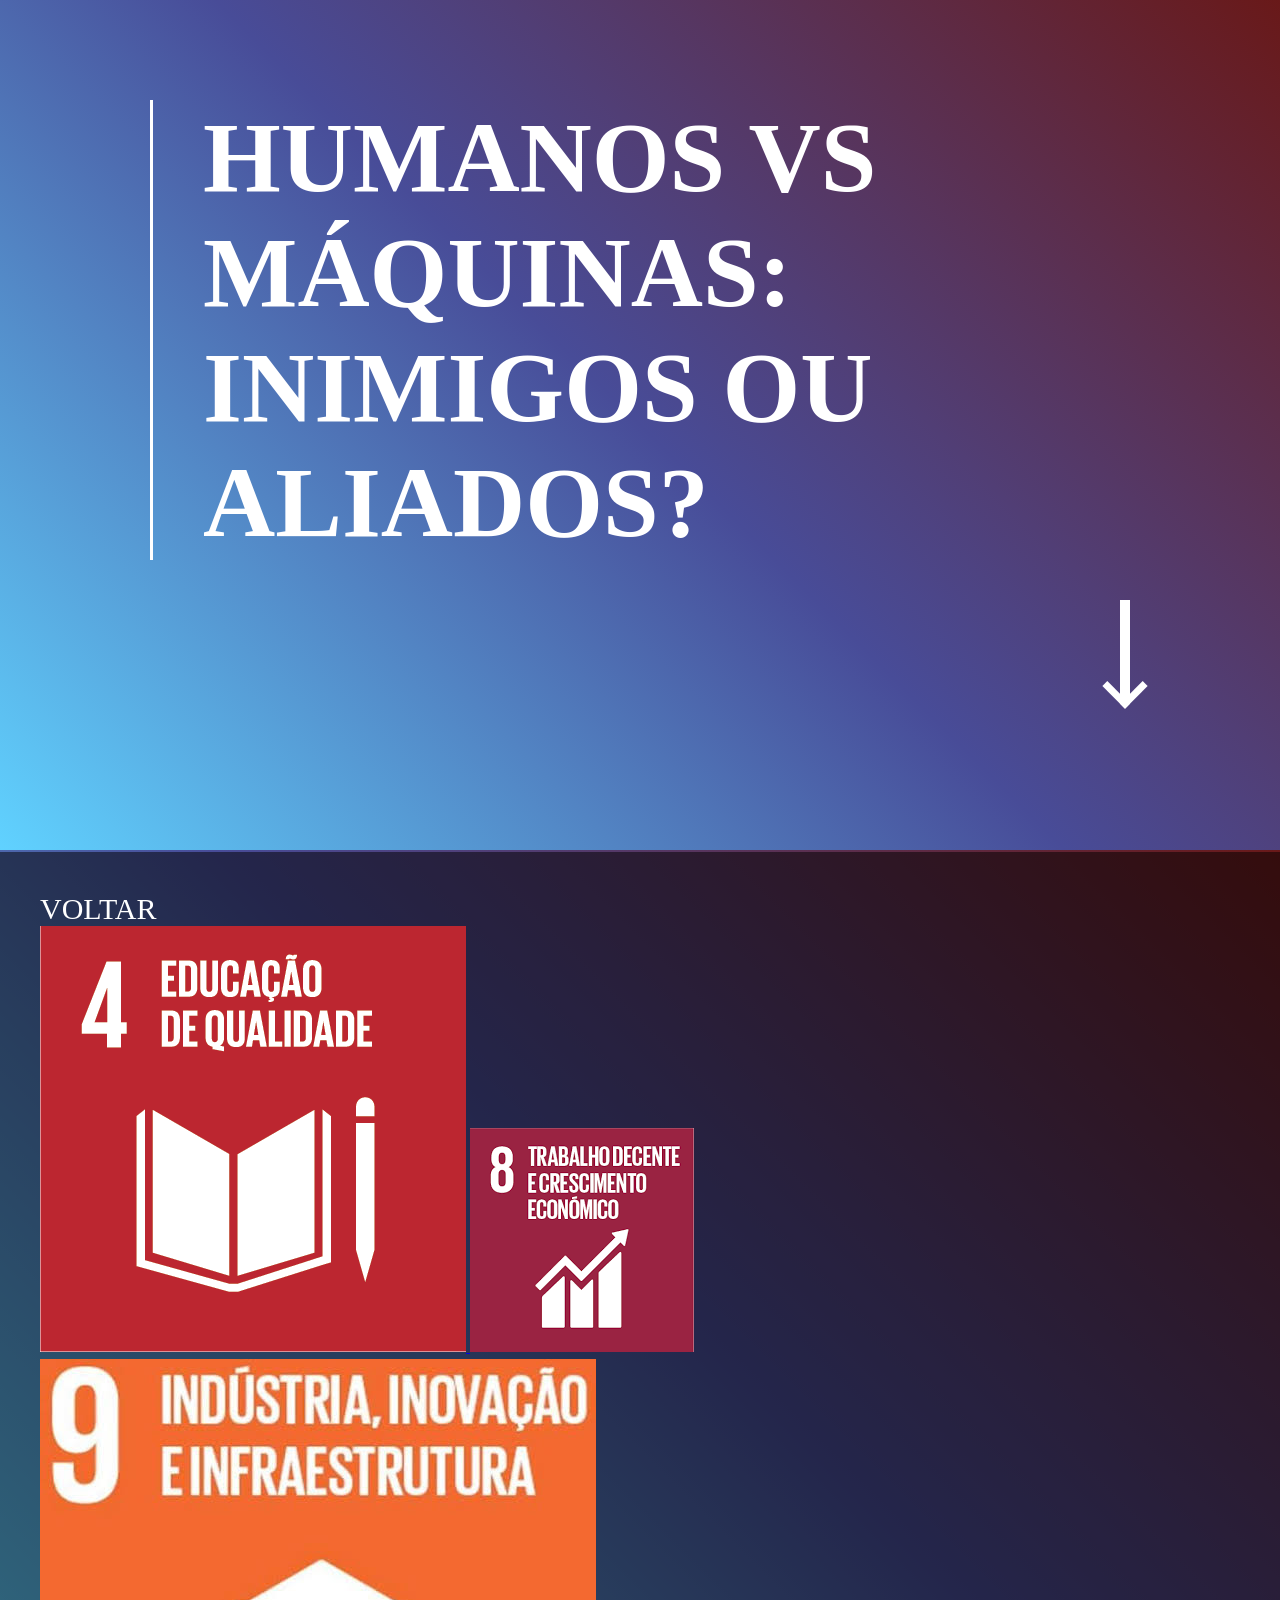
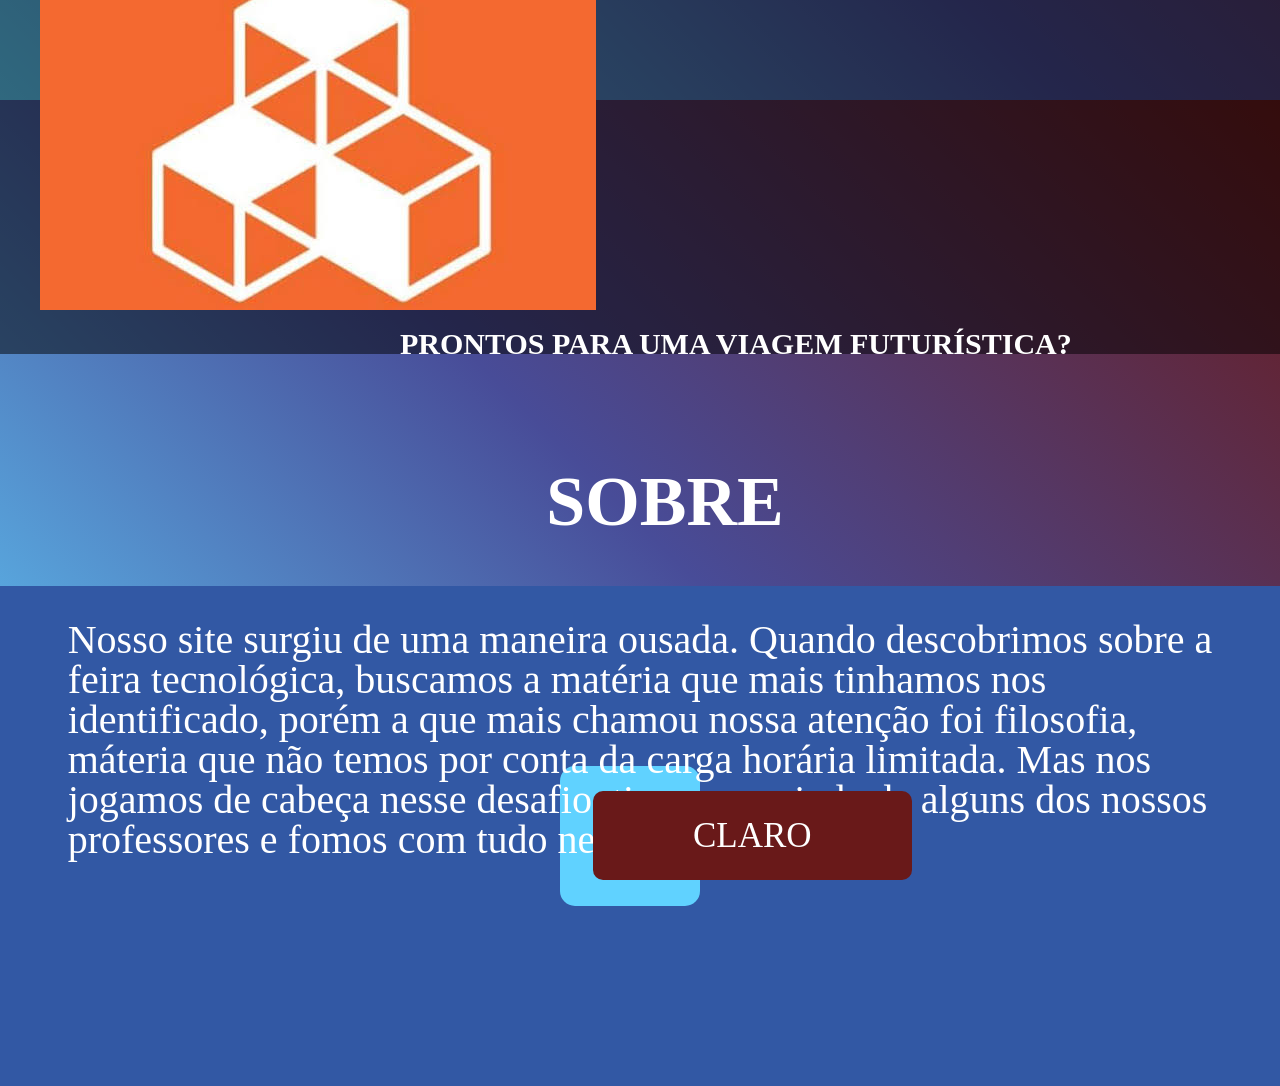
<file: index.html>
<!DOCTYPE html>
<html lang="en">
<head>
    <meta charset="UTF-8">
    <meta name="viewport" content="width=device-width, initial-scale=1.0">
    <link rel="stylesheet" href="style.css">
    <title>pag1</title>
</head>
<body>

    <section class="paginicial" id="paginicial">
        <div class="container">
        <h1>HUMANOS VS <br> MÁQUINAS: <br> INIMIGOS OU <br> ALIADOS?</h1> 
        <a href="#sobre" class="botao-seta" aria-label="Rolar para baixo"></a>
        </div>
    </section>

    <section class="sobre" id="sobre">
        <div class="sobre">
            <header class="headersob">
                <a class="avoltar" href="index.html">VOLTAR
            <div class="container-botao">
                <a class="botao-foto" href="ods4.html">
                <img src="img/ods4.png" alt="Descrição da foto">
                </a>
                <a class="botao-foto" href="ods8.html">
                <img src="img/ods8.png" alt="Descrição da foto">
                </a>
                <a class="botao-foto" href="ods9.html">
                <img src="img/ods9.jpg" alt="Descrição da foto">
                </a>
            </div>
            </header>
            <h1 class="h1so">SOBRE</h1>
            <p>Nosso site surgiu de uma maneira ousada. Quando descobrimos sobre a 
            <br>feira tecnológica, buscamos a matéria que mais tinhamos nos 
            <br>identificado, porém a que mais chamou nossa atenção foi filosofia, 
            <br>máteria que não temos por conta da carga horária limitada. Mas nos 
            <br>jogamos de cabeça nesse desafio, tivemos a ajuda de alguns dos nossos 
            <br>professores e fomos com tudo nessa aventura !</p>
        </div>

    </section>

    <section class="claro" id="claro">
        <div class="cima">
            <header>
                <h2>PRONTOS PARA UMA VIAGEM FUTURÍSTICA?</h2>
            </header>
            <footer>
                <div class="borda">
                    <a href="nave.html" class="red">CLARO</a> 
                </div>
            </footer>       
        </div>
    </section>
    

    </div>
</body>
</html>
</file>
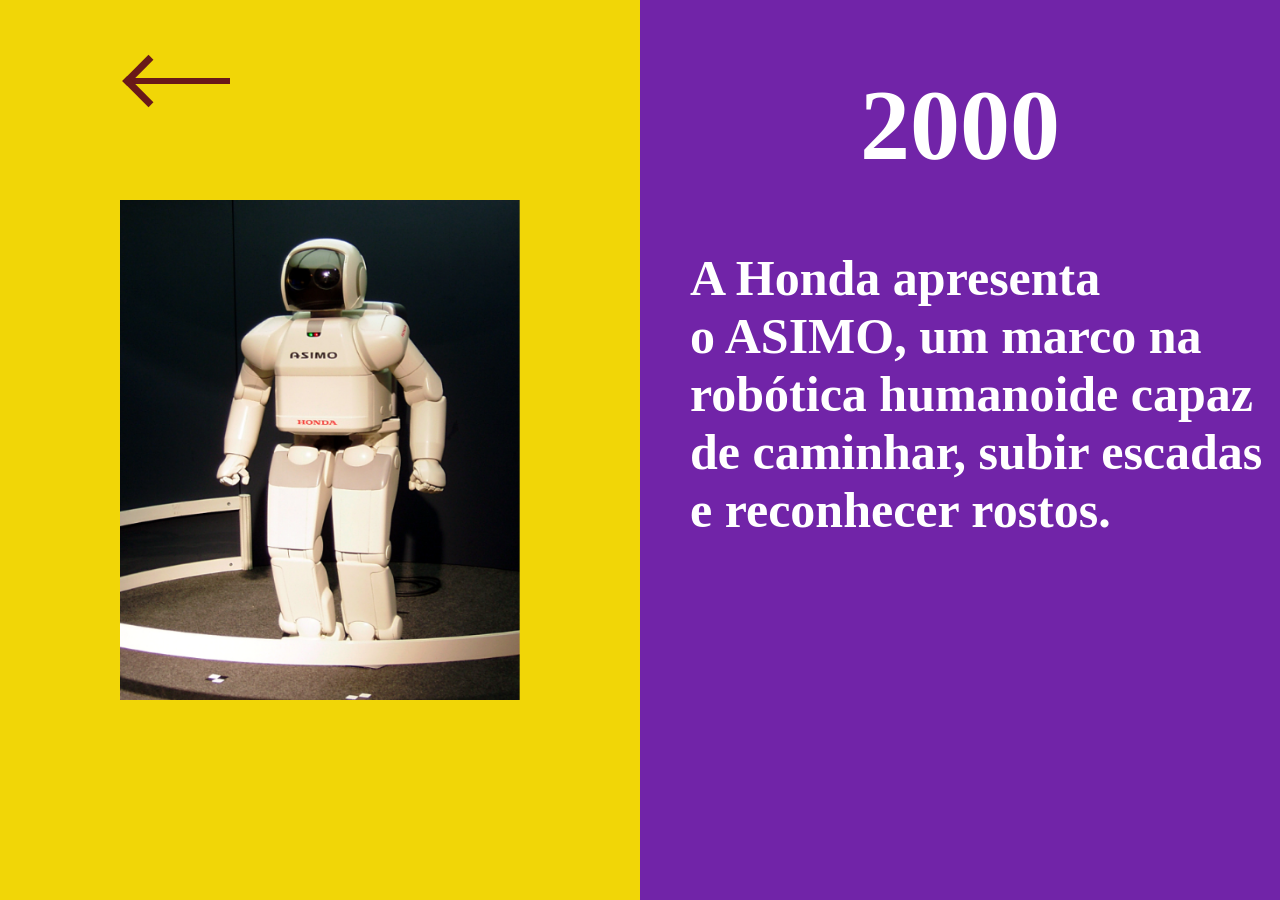
<file: doismi.html>
<!DOCTYPE html>
<html lang="en">
<head>
    <meta charset="UTF-8">
    <meta name="viewport" content="width=device-width, initial-scale=1.0">
    <link rel="stylesheet" href="doismi.css">
    <title>2000</title>
</head>
<body>
    <div class="container">
        <div class="bloco-esquerdo">
            <a href="linhatime.html" class="seta-esquerda">
                <span class="seta-vermelha"></span>
            </a>
            <img src="img/robo.png" alt="">
        </div>
        <div class="bloco-direito">
            <h1>2000</h1>
            <h2>A Honda apresenta o ASIMO, um marco na robótica humanoide capaz de caminhar, subir escadas e reconhecer rostos.</h2>
        </div>
    </div>

</body>
</html>
</file>
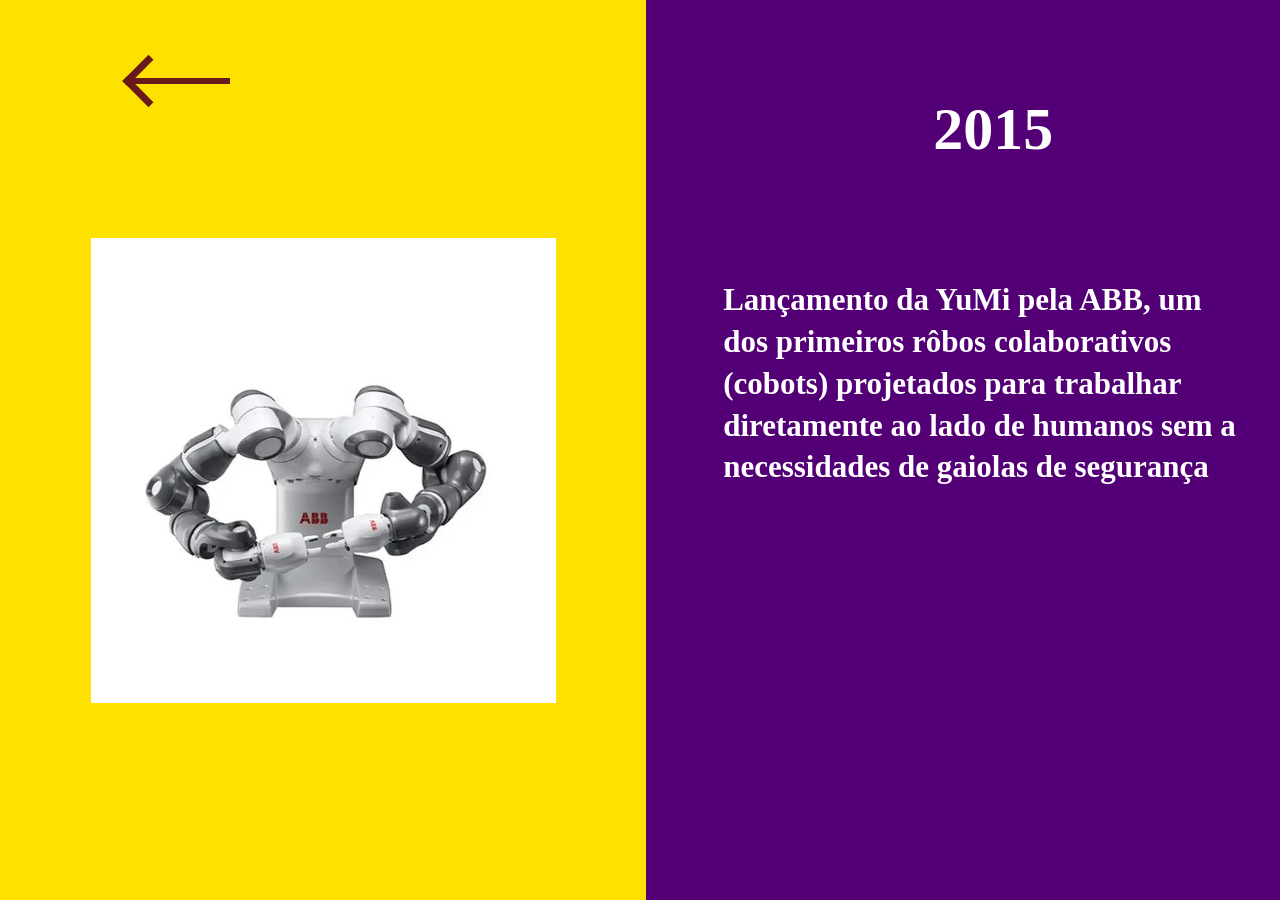
<file: doismiqui.html>
<!DOCTYPE html>
<html lang="en">
<head>
    <meta charset="UTF-8">
    <meta name="viewport" content="width=device-width, initial-scale=1.0">
    <title>Pagina15</title>
     <link rel="stylesheet" href="doismiqui.css">
</head>
<body>

    <section class="industria3">

            <div class="esquerda">

            <a href="linhatime.html" class="seta-esquerda">
                <span class="seta-vermelha"></span>
            </a>

            <img src="img/quinze.jpeg" alt="imagem do robo">

            </div>



                <div class="direita">

                 <h1>2015</h1>

    
                 <p>
                         Lançamento da YuMi pela
                        ABB, um dos primeiros rôbos
                        colaborativos (cobots)
                         projetados para trabalhar
                        diretamente ao lado de
                        humanos sem a necessidades de 
                        gaiolas de segurança
                </p>

                </div>

            </section>

        </body>
        </html>










    </section>
    
</body>
</html>
</file>
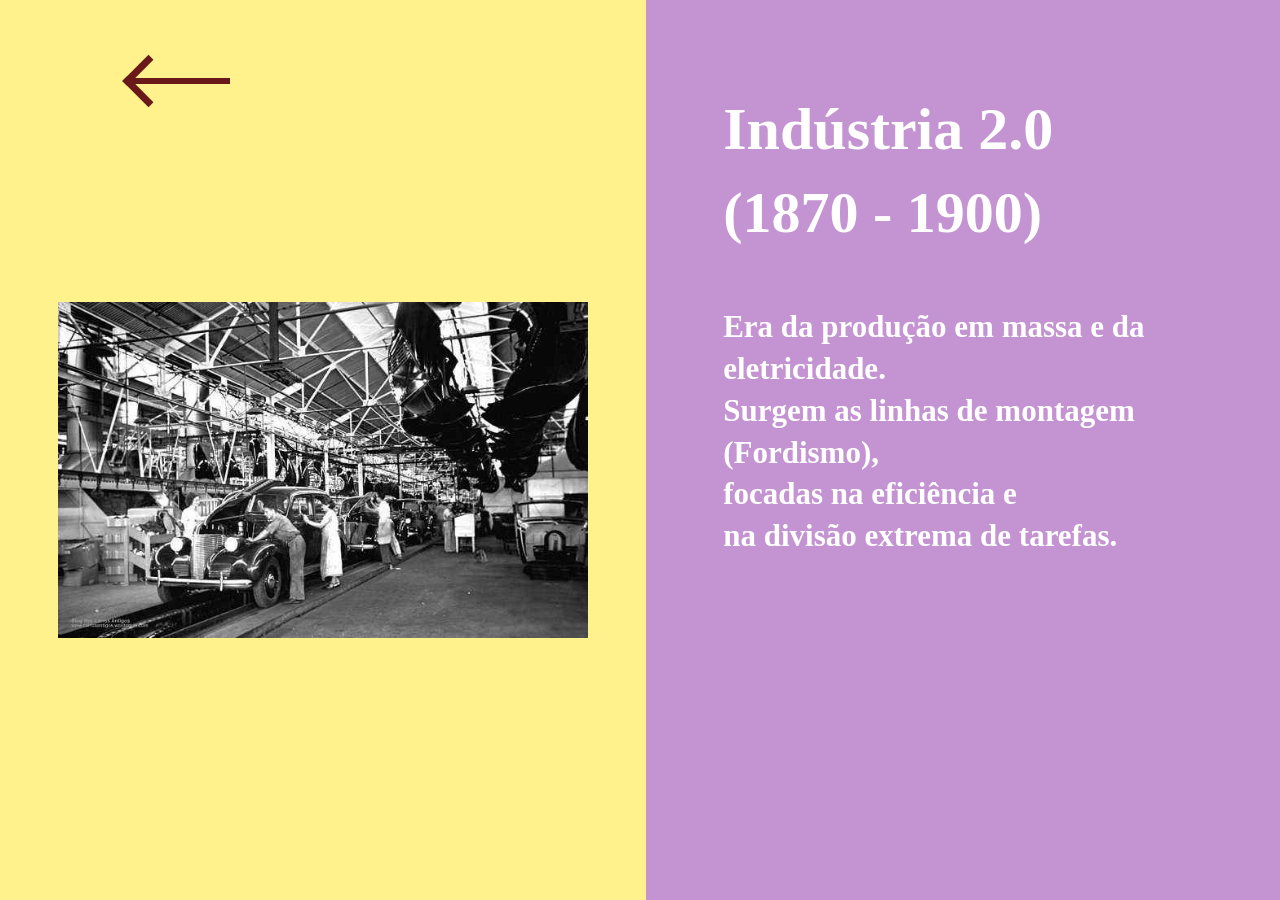
<file: indois.html>
<!DOCTYPE html>
<html lang="pt-br">

<head>
    <meta charset="UTF-8">
    <meta name="viewport" content="width=device-width, initial-scale=1.0">

    <title>Indústria 2.0</title>

    <link rel="stylesheet" href="indois.css">
</head>

<body>

    <section class="industria2">

       
        <div class="esquerda">

            
            <a href="linhatime.html" class="seta-esquerda">
                <span class="seta-vermelha"></span>
            </a>

            
            <img src="img/indois.jpg" alt="Segunda Revolução Industrial">

        </div>


        
        <div class="direita">

            <h1>Indústria 2.0</h1>

            <h2>(1870 - 1900)</h2>

            <p>
                Era da produção em massa e da eletricidade. <br>
                Surgem as linhas de montagem (Fordismo),<br>
                focadas na eficiência e <br>
                na divisão extrema de tarefas.
            </p>

        </div>

    </section>

</body>
</html>
</file>
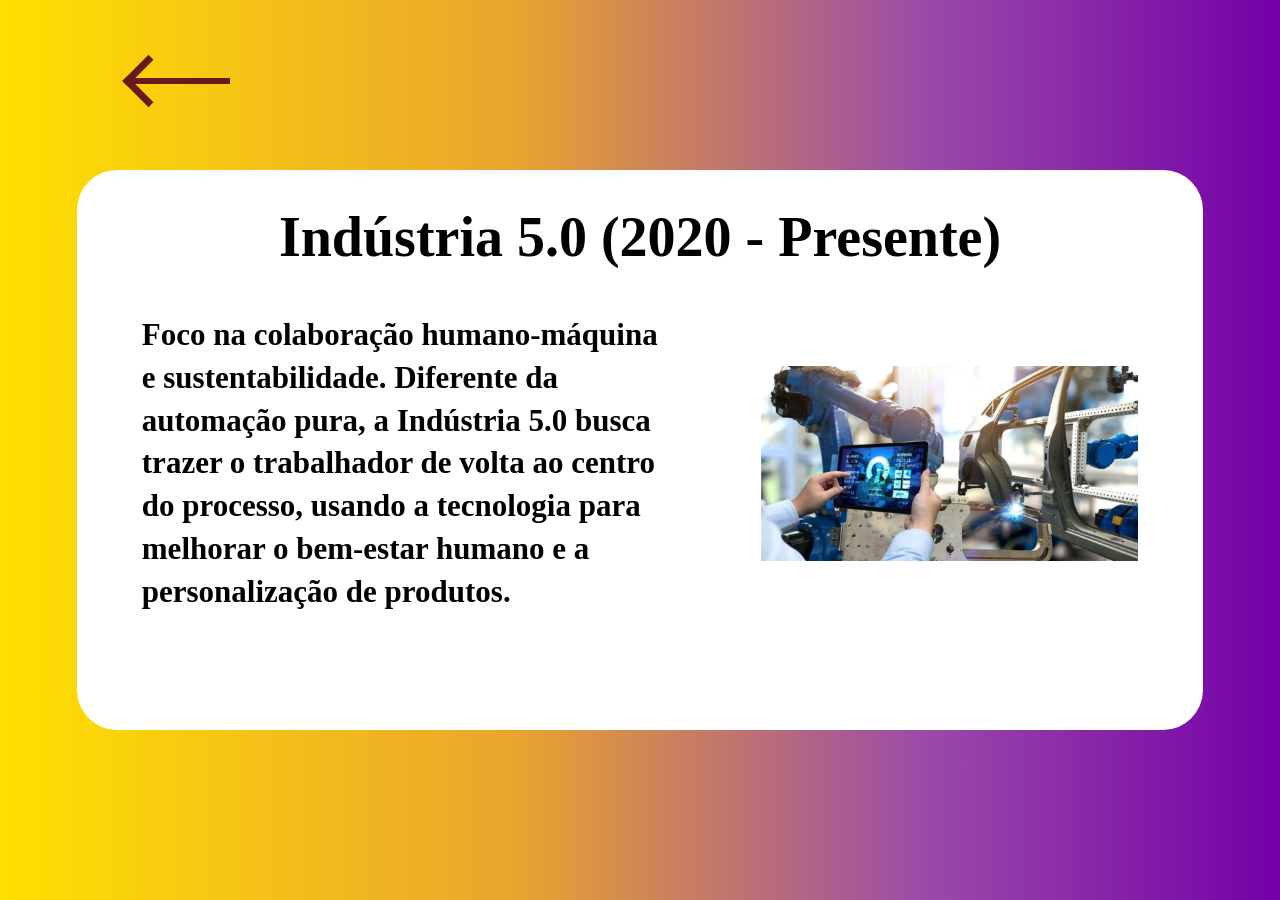
<file: induscinco.html>
<!DOCTYPE html>
<html lang="pt-BR">

<head>
    <meta charset="UTF-8">
    <meta name="viewport" content="width=device-width, initial-scale=1.0">

    <title>Indústria 5.0</title>

    <link rel="stylesheet" href="induscinco.css">
</head>

<body>

   
    <a href="linhatime.html" class="seta-esquerda">
        <span class="seta-vermelha"></span>
    </a>


  
    <main class="card">

        
        <h1>Indústria 5.0 (2020 - Presente)</h1>
        
        <div class="conteudo">

            
            <div class="texto">

                <p>
                     Foco na colaboração humano-máquina e sustentabilidade.
                    Diferente da automação pura, a Indústria 5.0 busca trazer o trabalhador
                    de volta ao centro do processo, usando a tecnologia para melhorar o
                    bem-estar humano e a personalização de produtos.
                </p>

            </div>


            <!-- IMAGEM -->
            <div class="imagem">
                <img src="img/cinco.jpeg" alt="Indústria 5.0">
            </div>

        </div>

    </main>

</body>

</html>
</file>
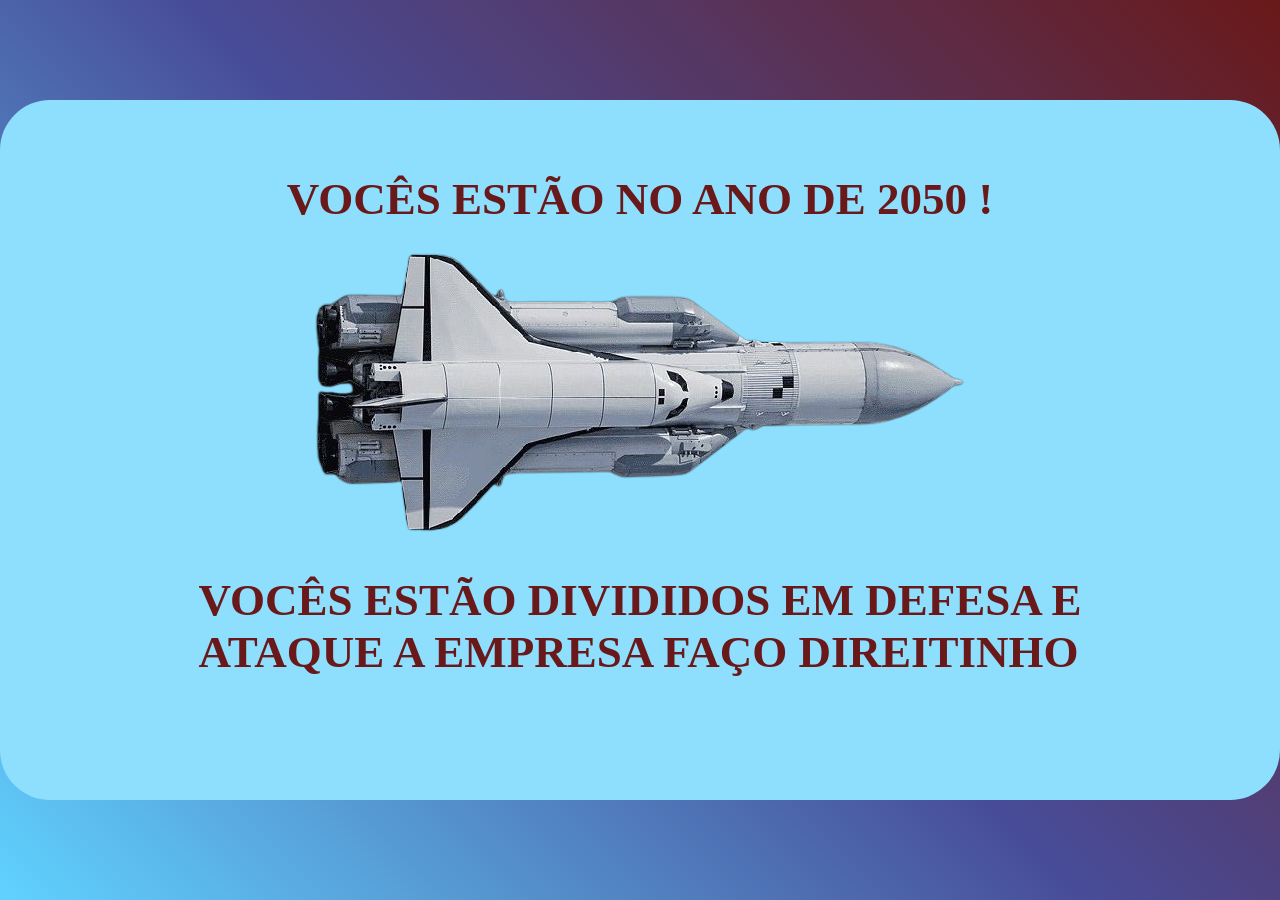
<file: nave.html>
<!DOCTYPE html>
<html lang="en">
<head>
    <meta charset="UTF-8">
    <meta name="viewport" content="width=device-width, initial-scale=1.0">
    <link rel="stylesheet" href="nave.css">
    <title>Maquinas vs humano</title>
</head>
<body>

    <section>
    <div class="container">
        <div class="card1">

            <div class="position">
                <div class="top-h1">
                    <h1>VOCÊS ESTÃO NO ANO DE 2050 !</h1>
                </div>

                <div class="foguete">
                    <img src="img/foguete.png" alt="">
                </div>

                <div class="bottom-h1">
                    <h1>VOCÊS ESTÃO DIVIDIDOS EM DEFESA E <br> ATAQUE A EMPRESA FAÇO DIREITINHO</h1>
                    <a href="#claro" class="botao-seta" aria-label="Rolar para baixo"></a>
                </div>
            </div>
        </div>
    </div>
    </section>

    <section class="façodireitinho" id="façodireitinho">
        <div class="linha"></div>

    </section>

</body>
</file>
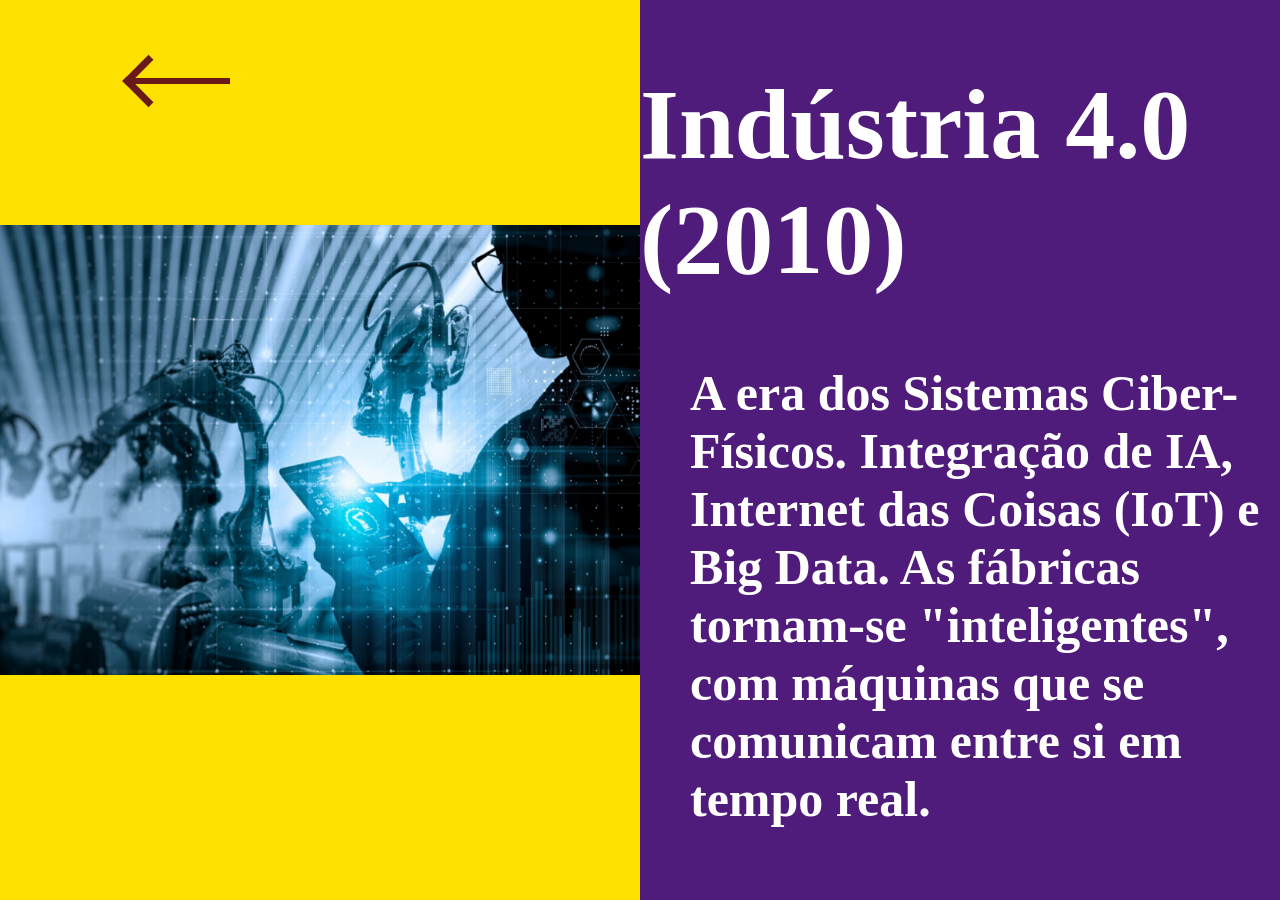
<file: pagfour.html>
<!DOCTYPE html>
<html lang="en">
<head>
    <meta charset="UTF-8">
    <meta name="viewport" content="width=device-width, initial-scale=1.0">
    <link rel="stylesheet" href="pagfour.css">
    <title>Página quatro</title>
</head>
<body>
    <div class="container">
        <div class="bloco-esquerdo">
            <a href="linhatime" class="seta-esquerda">
                <span class="seta-vermelha"></span>
            </a>
            <img src="img/four.png" alt="">
        </div>
        <div class="bloco-direito">
            <h1>Indústria 4.0 (2010) </h1>
            <h2>A era dos Sistemas Ciber-Físicos. Integração de IA, Internet das Coisas (IoT) e Big Data. As fábricas tornam-se "inteligentes", com máquinas que se comunicam entre si em tempo real.</h2>
        </div>
    </div>

</body>
</html>
</file>
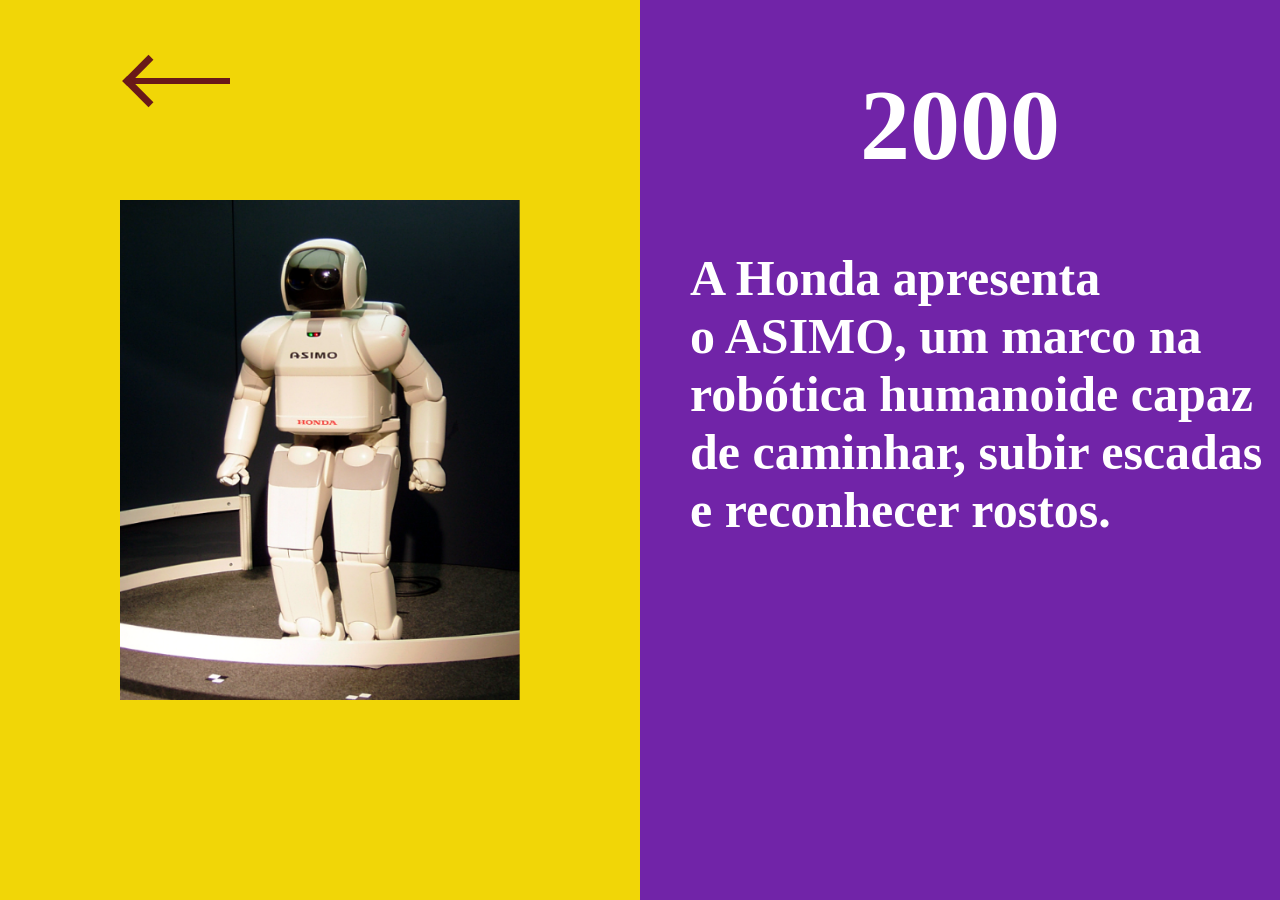
<file: paginatres.html>
<!DOCTYPE html>
<html lang="en">
<head>
    <meta charset="UTF-8">
    <meta name="viewport" content="width=device-width, initial-scale=1.0">
    <link rel="stylesheet" href="pagt.css">
    <title>Página três</title>
</head>
<body>
    <div class="container">
        <div class="bloco-esquerdo">
            <a href="linhatime" class="seta-esquerda">
                <span class="seta-vermelha"></span>
            </a>
            <img src="img/robo.png" alt="">
        </div>
        <div class="bloco-direito">
            <h1>2000</h1>
            <h2>A Honda apresenta o ASIMO, um marco na robótica humanoide capaz de caminhar, subir escadas e reconhecer rostos.</h2>
        </div>
    </div>

</body>
</html>
</file>
<file: style.css>
body{
  background: linear-gradient(45deg, #60D2FF 0%, #484C98 50%, #691919 100%);
  height: 750px;
  margin: 0;
  position: relative;
  }

.container {
  border-left: 3px solid #ffffff; 
  margin-left: 150px;
  margin-top: 100px;
  }

h1{
  margin-left: 50px;
  color: #ffff;
  font-family: 'Times New Roman', Times, serif;
  font-size: 100px;
}


.botao-seta {
  position: absolute;
  bottom: 150px;
  right: 150px;
  width: 10px;           
  height: 100px;         
  background-color: #ffffff;
  cursor: pointer;
  transition: transform 0.2s ease;
}

.botao-seta:after {
  content: "";
  position: absolute;
  bottom: -2px;
  left: 50%;
  width: 25px;
  height: 25px;
  border-right: 7px solid #ffffff;
  border-bottom: 7px solid #ffffff;  
  transform: translateX(-50%) rotate(45deg);
}

.botao-seta:hover {
  transform: translateY(5px);
}

.sobre{
  height: 250px;

}

.headersob{
  margin-top: 292px;
  padding: 40px;
  background-color: rgba(0, 0, 0, 0.5); /* Preto com 50% de transparência */
}

.h1so{
  color: #ffff;
  font-family: 'Times New Roman', Times, serif;
  font-size: 70px;
  display: flex;
  justify-content: center;
  padding-top: 50px;
}

p{
  padding-top: 20px;
  display: flex;
  justify-content: center;
  font-size: 40px;
  color: #ffff;
  font-family: 'Times New Roman', Times, serif;
  line-height: 1;
}

.avoltar{
  color: #ffffff;
  text-decoration: none;
  font-size: 30px;
}


.claro{
  height: 500px;
  margin: 0;
}

html{
  scroll-behavior: smooth;
}

header{
  background-color:  linear-gradient(45deg, #60D2FF 0%, #484C98 50%, #691919 100%);
  padding: 200px;
  margin-top: 400px;

} 

footer{
  background-color: #3258A4;
  padding: 180px;
} 

h2{
  margin-left: 200px;
  color: #ffff;
  font-family: 'Times New Roman', Times, serif;
  font-size: 30px;
  padding-top: 200px;
}
.borda{
  background-color: #60D2FF;
  padding-top: 50px;
  padding-bottom: 50px;
  padding-left: 25px;
  padding-right: 10px;
  margin-left: 380px;
  margin-right: 400px;
  border-radius: 15px;
}

.red{
  text-decoration: none;
  color:#ffffff;
  background-color: #691919;
  padding-left: 100px;
  padding-right: 100px;
  padding-top: 25px;
  padding-bottom: 25px;
  cursor: pointer;
  border-radius: 10px;
  margin-left: 8px;
  font-family: 'Times New Roman', Times, serif;
  font-size: 35px;
}
</file>
<file: doismi.css>
html, body {
    margin: 0;
    height: 100%;
}

.container {
    display: flex;
    height: 100%;
}

.bloco-esquerdo{
    flex: 5;
    background-color: #F1D607; 
    width: 5%;
    display: flex;
    flex-direction: column;
    justify-content: center;
    align-items: center;
}

.seta-esquerda {
    position: absolute;
    top: 70px; /* posicionamento da seta */
    left: 130px;
    background: none;
    border: none;
    cursor: pointer;
    text-decoration: none;
    transition: transform 0.2s;
}

.seta-vermelha {
    display: inline-block;
    width: 100px; /* comprimento */
    height: 6px; /* Espessura da linha horizontal  */
    background-color: #691919; 
    position: relative;
}

.seta-vermelha::before {
    content: '';
    position: absolute; /* alinhar  */
    top: 50%;
    left: 0;
    width: 30px; /* Tamanho das abas da ponta */
    height: 30px;
    border-top: 7px solid #691919;    /* Cria as linhas finas apenas no topo e na esquerda */
    border-left: 7px solid #691919;
    transform: translateY(-50%) rotate(-45deg);/* Rotaciona o quadrado para virar uma ponta de seta (<) */
    transform-origin: center;    /* Garante que a rotação comece exatamente do bico esquerdo */
}

img{
    height: 500px;
    width: 400px;
}

.bloco-direito{
    flex: 5;
    background-color: #7124A8; 
}

h1{
  display: flex;
  justify-content: center;
  color: #ffff;
  font-family: 'Times New Roman', Times, serif;
  font-size: 100px;
}

h2{
  display: flex;
  justify-content: center;
  margin-left: 50px;
  color: #ffff;
  font-family: 'Times New Roman', Times, serif;
  font-size: 50px;
}
</file>
<file: doismiqui.css>
*{
    margin: 0;
    padding: 0;
    box-sizing: border-box;
}


body {
    width: 100%;
    height: 100vh;
    overflow: hidden;
}

.industria3 {
    display: flex;
    width: 100%;
    height: 100vh;
}

.esquerda {
    width: 50.5%;
    height: 100vh;
    background-color: #FFE100;
    display: flex;
    align-items: center;
    justify-content: center;

    position: relative;
}

.esquerda img {
    width: 90%;
    max-width: 465px;
    height: auto;
    object-fit: cover;
    margin-top: 40px;
}


.seta-esquerda {
    position: absolute;
    top: 70px; 
    left: 130px;
    background: none;
    border: none;
    cursor: pointer;
    text-decoration: none;
    transition: transform 0.2s;
}

.seta-vermelha {
    display: inline-block;
    width: 100px; 
    height: 6px;
    background-color: #691919; 
    position: relative;
}

.seta-vermelha::before {
    content: '';
    position: absolute; 
    top: 50%;
    left: 0;
    width: 30px; 
    height: 30px;
    border-top: 7px solid #691919;    
    border-left: 7px solid #691919;
    transform: translateY(-50%) rotate(-45deg);
    transform-origin: center;
}
.direita {
    width: 49.5%;
    height: 100vh;
    background-color: #530077;
    padding-left: 6%;
    padding-top: 95px;
    color: white;
}

.direita h1 {
    font-family: Georgia, 'Times New Roman', serif;
    font-size: 60px;
    font-weight: bold;
    margin-bottom: 15px;
    position: relative;
    left: 210px;
}

.direita p {
    font-family: Georgia, 'Times New Roman', serif;
    font-size: 31px;
    font-weight: bold;
    line-height: 1.35;
    max-width: 530px;
    position: relative;
    top: 100px;
}
</file>
<file: indois.css>
*{
    margin: 0;
    padding: 0;
    box-sizing: border-box;
}


body {
    width: 100%;
    height: 100vh;
    overflow: hidden;
}

.industria2 {
    display: flex;
    width: 100%;
    height: 100vh;
}

.esquerda {
    width: 50.5%;
    height: 100vh;
    background-color: #fff18b;

    display: flex;
    align-items: center;
    justify-content: center;

    position: relative;
}

.esquerda img {
    width: 90%;
    max-width: 530px;
    height: auto;
    object-fit: cover;

    margin-top: 40px;
}



.seta-esquerda {
    position: absolute;
    top: 70px; 
    left: 130px;
    background: none;
    border: none;
    cursor: pointer;
    text-decoration: none;
    transition: transform 0.2s;
}

.seta-vermelha {
    display: inline-block;
    width: 100px; 
    height: 6px;
    background-color: #691919; 
    position: relative;
}

.seta-vermelha::before {
    content: '';
    position: absolute; 
    top: 50%;
    left: 0;
    width: 30px; 
    height: 30px;
    border-top: 7px solid #691919;    
    border-left: 7px solid #691919;
    transform: translateY(-50%) rotate(-45deg);
    transform-origin: center;
}

.direita {
    width: 49.5%;
    height: 100vh;
    background-color: #c494d2;
    padding-left: 6%;
    padding-top: 95px;
    color: white;
}

.direita h1 {
    font-family: Georgia, 'Times New Roman', serif;
    font-size: 60px;
    font-weight: bold;
    margin-bottom: 15px;
}

.direita h2 {
    font-family: Georgia, 'Times New Roman', serif;

    font-size: 58px;
    font-weight: bold;

    margin-bottom: 60px;
}

.direita p {
    font-family: Georgia, 'Times New Roman', serif;
    font-size: 31px;
    font-weight: bold;
    line-height: 1.35;
    max-width: 530px;
}
</file>
<file: induscinco.css>
* {
    margin: 0;
    padding: 0;
    box-sizing: border-box;
}

body {
    min-height: 100vh;    
    background: linear-gradient( 90deg, #FFE000 0%, #E9A52D 40%, #9B4BA8 72%, #7300A8 100%);
    font-family: Georgia, 'Times New Roman', serif;
    display: flex;
    justify-content: center;
    align-items: center;
    overflow: visible;
}



.card {
    width: 88%;
    max-width: 1650px;
    height: 560px;
    background-color: white;
    border-radius: 40px;
    padding: 35px 65px 45px 65px;
    position: relative;
    z-index: 1;
}



.card h1 {
    color: black;
    font-family: Georgia, 'Times New Roman', serif;
    font-size: 56px;
    font-weight: bold;
    text-align: center;
    margin-bottom: 45px;
}



.conteudo {
    display: flex;
    align-items: center;
    justify-content: space-between;
    width: 100%;
}



.texto {
    width: 52%;
}

.texto p {
    color: black;
    font-family: Georgia, 'Times New Roman', serif;
    font-size: 31px;
    font-weight: bold;
    line-height: 1.38;
    text-align: left;
}



.imagem {
    width: 38%;
    display: flex;
    justify-content: center;
    align-items: center;
}

.imagem img {
    width: 100%;
    max-width: 550px;
    height: 195px;
    object-fit: cover;
}

.seta-esquerda {
    position: absolute;
    top: 70px; 
    left: 130px;
    width: 100px;
    height: 55px;
    background: none;
    border: none;
    cursor: pointer;
    text-decoration: none;
    z-index: 100;
    transition: transform 0.2s;
}


.seta-vermelha {
    display: inline-block;
    width: 100px; 
    height: 6px;
    background-color: #691919; 
    position: relative;
}

.seta-vermelha::before {
    content: '';
    position: absolute; 
    top: 50%;
    left: 0;
    width: 30px; 
    height: 30px;
    border-top: 7px solid #691919;    
    border-left: 7px solid #691919;
    transform: translateY(-50%) rotate(-45deg);
    transform-origin: center;
}
</file>
<file: nave.css>
* {
    margin: 0;
    padding: 0;
    box-sizing: border-box;
}

body {
    background: linear-gradient(45deg, #60D2FF 0%, #484C98 50%, #691919 100%);
    min-height: 100vh;
}

.container {
    display: flex;
    justify-content: center;
    align-items: center;
    min-height: 100vh;
    width: 100%;
}

.card1{
    background-color: #8EDEFE;
    width: 1400px;
    height: 700px;
    border-radius: 50px;
    display: flex;
    justify-content: center;
    align-items: center;
    color: white;
}

.position-h1{
    display: flex;
    flex-direction: column;
    justify-content: space-between;
    align-items: center;
}

.top-h1{
    display: flex;
    flex-direction: column;
    align-items: top;
    color: #691919;
    font-size: 30px;
}

.bottom-h1{
    display: flex;
    flex-direction: column;
    align-items: top;
    color: #691919;
    font-size: 30px;
}

.position{
    display: flex;
    justify-content:center;
    align-items:center;
    flex-direction: column;
    margin-top: 50px;
}

.botao-seta {
  position: fixed;
  top: 75px;
  left: 1250px;
  transform: translate(-50%, -50%);
  width: 100px;
  height: 100px;
  border-radius: 50%;
  background-color: #ffffff;
  position: relative;
  cursor: pointer;
  display: flex;
  justify-content: center;
  align-items: center;
}

.botao-seta::before {
  content: "";
  position: absolute;
  top: 22px;
  width: 6px;
  height: 45px;
  background-color: #691919;

}

.botao-seta::after {
  content: "";
  position: absolute;
  bottom: 22px;
  border-left: 12px solid transparent;
  border-right: 12px solid transparent;
  border-top: 16px solid #691919;
}

.botao-seta:hover {
  background-color: #f5f5f5;
}
</file>
<file: pagfour.css>
html, body {
    margin: 0;
    height: 100%;
}

.container {
    display: flex;
    height: 100%;
}

.bloco-esquerdo{
    flex: 5;
    background-color: #FFE100; 
    width: 5%;
    display: flex;
    flex-direction: column;
    justify-content: center;
    align-items: center;
}

.seta-esquerda {
    position: absolute;
    top: 70px; /* posicionamento da seta */
    left: 130px;
    background: none;
    border: none;
    cursor: pointer;
    text-decoration: none;
    transition: transform 0.2s;
}

.seta-vermelha {
    display: inline-block;
    width: 100px; /* comprimento */
    height: 6px; /* Espessura da linha horizontal  */
    background-color: #691919; 
    position: relative;
}

.seta-vermelha::before {
    content: '';
    position: absolute; /* alinhar  */
    top: 50%;
    left: 0;
    width: 30px; /* Tamanho das abas da ponta */
    height: 30px;
    border-top: 7px solid #691919;    /* Cria as linhas finas apenas no topo e na esquerda */
    border-left: 7px solid #691919;
    transform: translateY(-50%) rotate(-45deg);/* Rotaciona o quadrado para virar uma ponta de seta (<) */
    transform-origin: center;    /* Garante que a rotação comece exatamente do bico esquerdo */
}

img{
    height: 450px;
    width: 700px;
}

.bloco-direito{
    flex: 5;
    background-color: #501C7B; 
}

h1{
  display: flex;
  justify-content: center;
  color: #ffff;
  font-family: 'Times New Roman', Times, serif;
  font-size: 100px;
}

h2{
  display: flex;
  justify-content: center;
  margin-left: 50px;
  color: #ffff;
  font-family: 'Times New Roman', Times, serif;
  font-size: 50px;
}
</file>
<file: pagt.css>
html, body {
    margin: 0;
    height: 100%;
}

.container {
    display: flex;
    height: 100%;
}

.bloco-esquerdo{
    flex: 5;
    background-color: #F1D607; 
    width: 5%;
    display: flex;
    flex-direction: column;
    justify-content: center;
    align-items: center;
}

.seta-esquerda {
    position: absolute;
    top: 70px; /* posicionamento da seta */
    left: 130px;
    background: none;
    border: none;
    cursor: pointer;
    text-decoration: none;
    transition: transform 0.2s;
}

.seta-vermelha {
    display: inline-block;
    width: 100px; /* comprimento */
    height: 6px; /* Espessura da linha horizontal  */
    background-color: #691919; 
    position: relative;
}

.seta-vermelha::before {
    content: '';
    position: absolute; /* alinhar  */
    top: 50%;
    left: 0;
    width: 30px; /* Tamanho das abas da ponta */
    height: 30px;
    border-top: 7px solid #691919;    /* Cria as linhas finas apenas no topo e na esquerda */
    border-left: 7px solid #691919;
    transform: translateY(-50%) rotate(-45deg);/* Rotaciona o quadrado para virar uma ponta de seta (<) */
    transform-origin: center;    /* Garante que a rotação comece exatamente do bico esquerdo */
}

img{
    height: 500px;
    width: 400px;
}

.bloco-direito{
    flex: 5;
    background-color: #7124A8; 
}

h1{
  display: flex;
  justify-content: center;
  color: #ffff;
  font-family: 'Times New Roman', Times, serif;
  font-size: 100px;
}

h2{
  display: flex;
  justify-content: center;
  margin-left: 50px;
  color: #ffff;
  font-family: 'Times New Roman', Times, serif;
  font-size: 50px;
}
</file>
